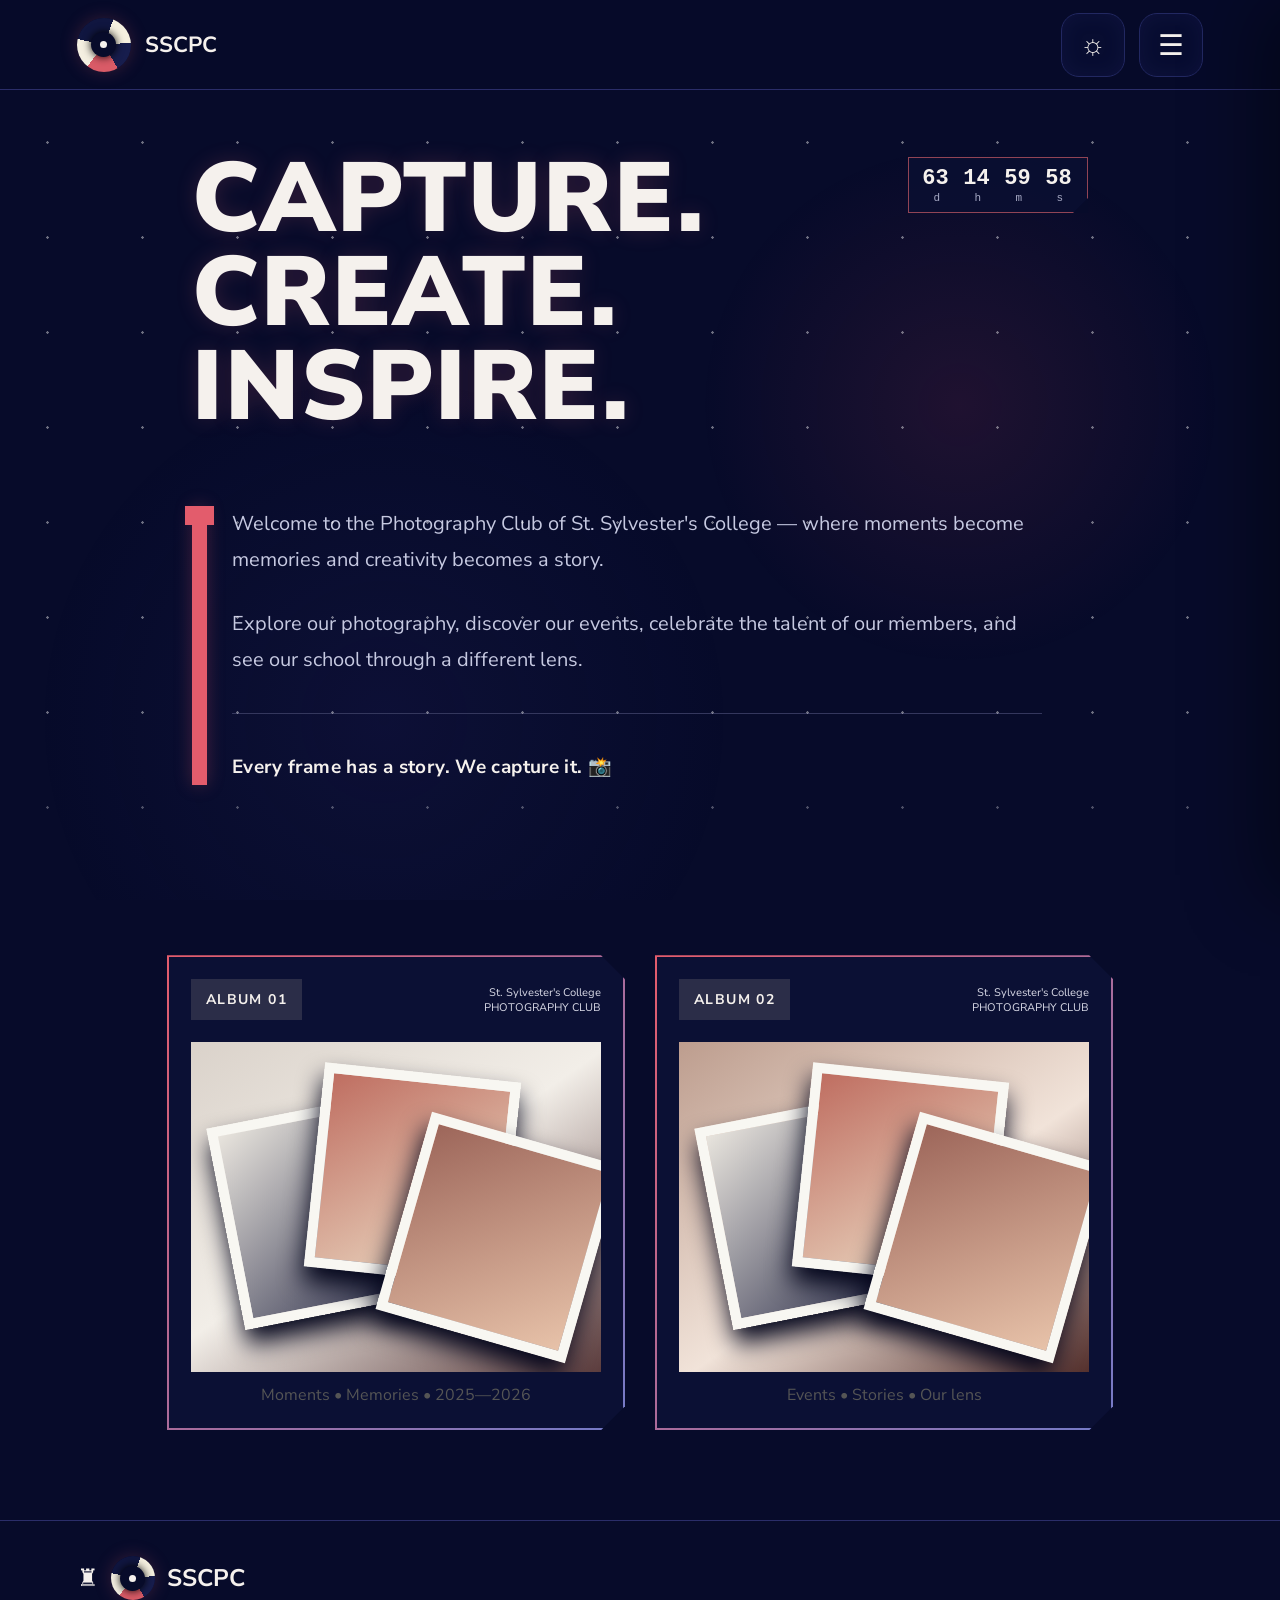
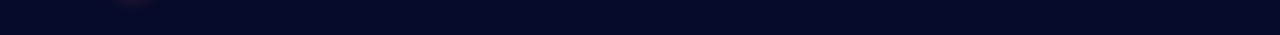
<file: index.html>
<!doctype html><html lang="en"><head><meta charset="utf-8"><meta name="viewport" content="width=device-width,initial-scale=1"><meta name="theme-color" content="#070b2a"><title>SSCPC — Photography Club</title><link rel="stylesheet" href="assets/css/style.css"></head><body>
<div class="stars"></div><header class="topbar"><a class="brand" href="index.html"><span class="aperture"><i></i></span><b>SSCPC</b></a><div class="top-actions"><button class="icon-btn" id="themeBtn" aria-label="Theme">☼</button><button class="icon-btn menu-btn" id="menuBtn" aria-label="Menu">☰</button></div></header>
<aside class="drawer" id="drawer"><button class="drawer-close" id="drawerClose">×</button><div class="drawer-brand"><span class="aperture"><i></i></span><b>SSCPC</b></div><nav><a class="active" href="index.html">HOME</a><a href="about.html">ABOUT</a><a href="gallery.html">GALLERY</a><a href="spectrum.html">SPECTRUM</a><a href="committee.html">COMMITTEE</a><a href="join.html">JOIN US</a><a href="join.html#contact">CONTACT</a><a class="register" href="join.html">REGISTER</a></nav></aside><div class="scrim" id="scrim"></div>
<main>
<section class="hero"><div class="hero-title"><h1>CAPTURE.<br>CREATE.<br>INSPIRE.</h1><div class="countdown" data-days="63"><strong>63</strong><strong>15</strong><strong>00</strong><strong>00</strong><small>d</small><small>h</small><small>m</small><small>s</small></div></div>
<div class="intro"><div class="rail"></div><div><p>Welcome to the Photography Club of St. Sylvester's College — where moments become memories and creativity becomes a story.</p><p>Explore our photography, discover our events, celebrate the talent of our members, and see our school through a different lens.</p><hr><b>Every frame has a story. We capture it. 📸</b></div></div></section>
<section class="albums"><div class="album-card"><div class="album-head"><b>ALBUM 01</b><span>St. Sylvester's College<br>PHOTOGRAPHY CLUB</span></div><div class="polaroids"><div></div><div></div><div></div></div><p>Moments • Memories • 2025—2026</p></div><div class="album-card alt"><div class="album-head"><b>ALBUM 02</b><span>St. Sylvester's College<br>PHOTOGRAPHY CLUB</span></div><div class="polaroids"><div></div><div></div><div></div></div><p>Events • Stories • Our lens</p></div></section>
</main><footer><span>♜</span><span class="aperture"><i></i></span><b>SSCPC</b></footer><script src="assets/js/main.js"></script></body></html>
</file>
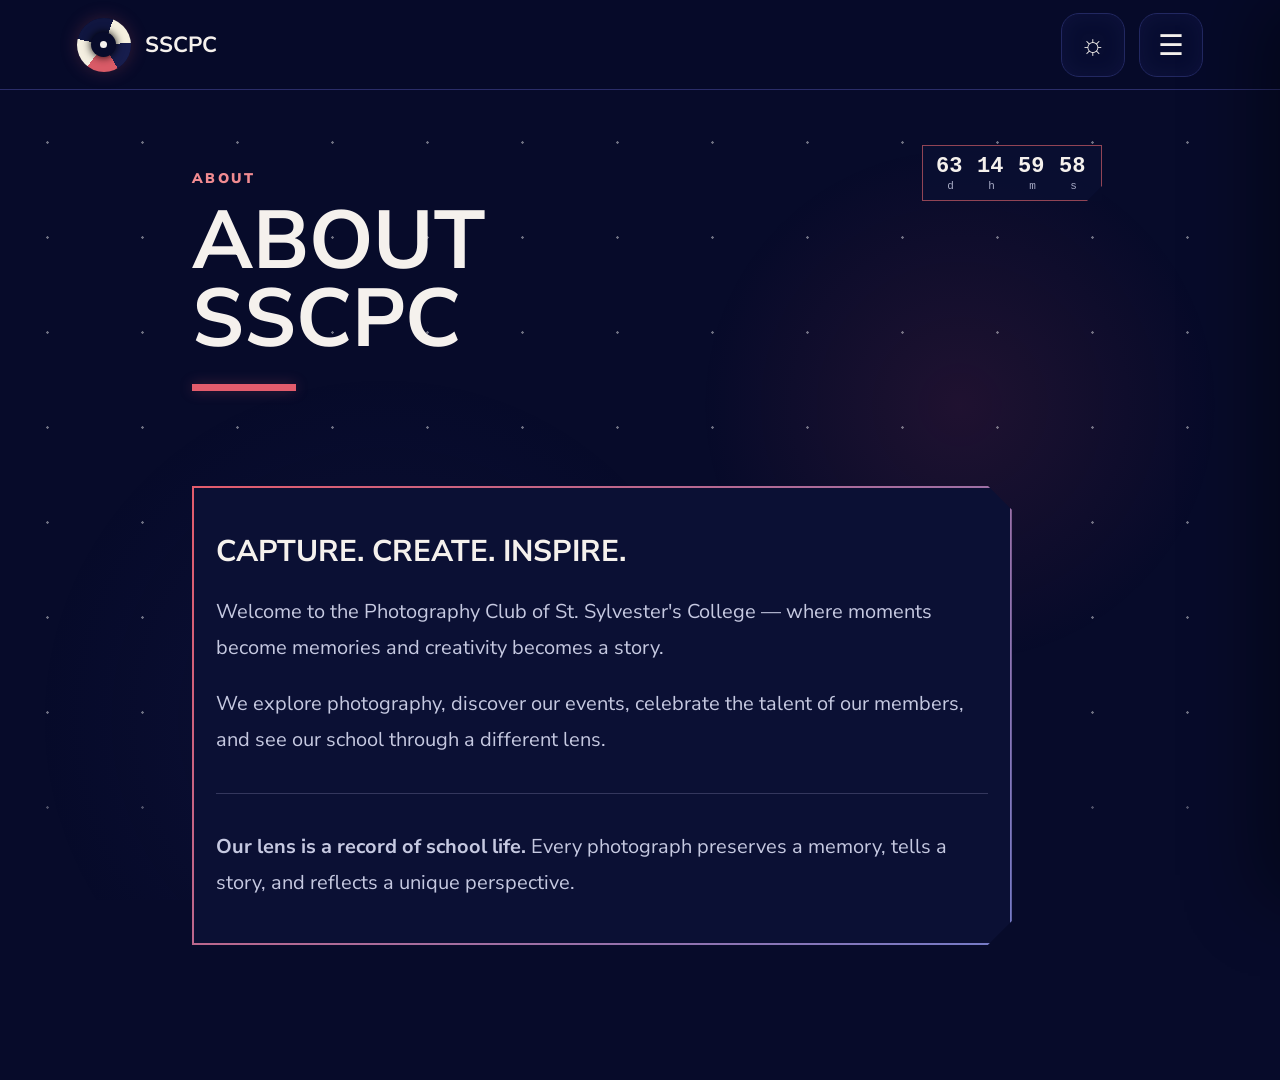
<file: about.html>
<!doctype html><html lang="en"><head><meta charset="utf-8"><meta name="viewport" content="width=device-width,initial-scale=1"><meta name="theme-color" content="#070b2a"><title>About — SSCPC</title><link rel="stylesheet" href="assets/css/style.css"></head><body><div class="stars"></div><header class="topbar"><a class="brand" href="index.html"><span class="aperture"><i></i></span><b>SSCPC</b></a><div class="top-actions"><button class="icon-btn">☼</button><button class="icon-btn menu-btn" id="menuBtn">☰</button></div></header><aside class="drawer" id="drawer"><button class="drawer-close" id="drawerClose">×</button><div class="drawer-brand"><span class="aperture"><i></i></span><b>SSCPC</b></div><nav><a href="index.html">HOME</a><a class="active" href="about.html">ABOUT</a><a href="gallery.html">GALLERY</a><a href="spectrum.html">SPECTRUM</a><a href="committee.html">COMMITTEE</a><a href="join.html">JOIN US</a><a href="join.html#contact">CONTACT</a><a class="register" href="join.html">REGISTER</a></nav></aside><div class="scrim" id="scrim"></div><main class="page"><div class="page-heading"><span>ABOUT</span><h1>ABOUT<br>SSCPC</h1><div class="pink-line"></div></div><div class="countdown small-count" data-days="63"><strong>63</strong><strong>15</strong><strong>00</strong><strong>00</strong><small>d</small><small>h</small><small>m</small><small>s</small></div><section class="copy-card"><h2>CAPTURE. CREATE. INSPIRE.</h2><p>Welcome to the Photography Club of St. Sylvester's College — where moments become memories and creativity becomes a story.</p><p>We explore photography, discover our events, celebrate the talent of our members, and see our school through a different lens.</p><hr><p><b>Our lens is a record of school life.</b> Every photograph preserves a memory, tells a story, and reflects a unique perspective.</p></section></main><script src="assets/js/main.js"></script></body></html>
</file>
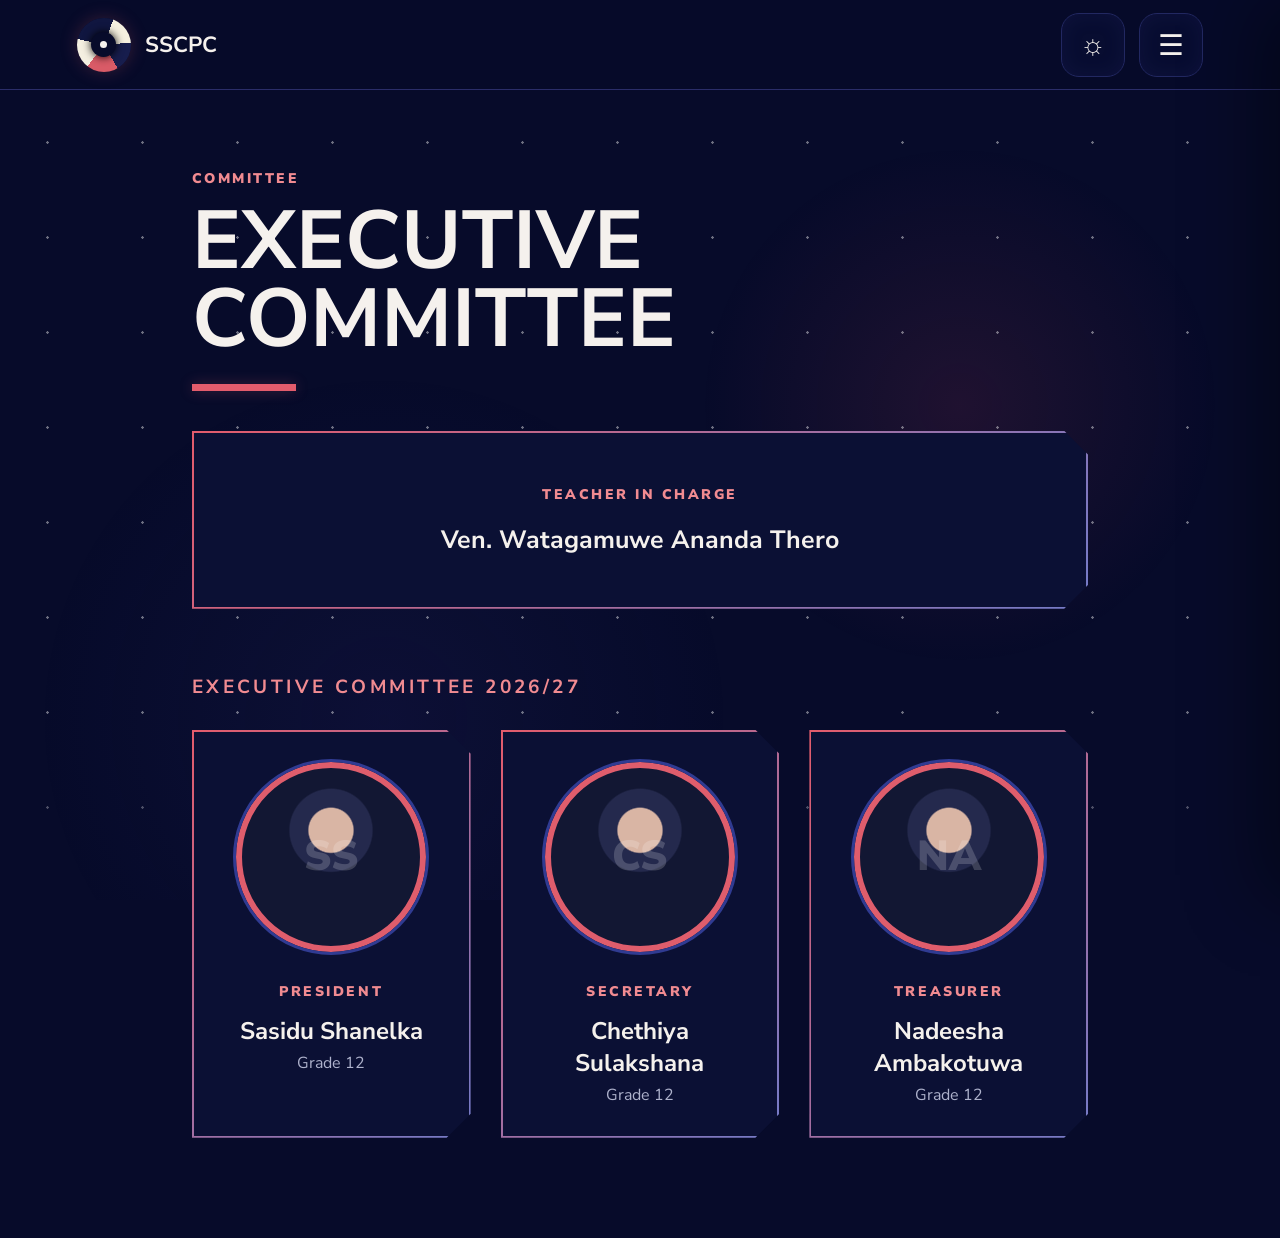
<file: committee.html>
<!doctype html><html lang="en"><head><meta charset="utf-8"><meta name="viewport" content="width=device-width,initial-scale=1"><meta name="theme-color" content="#070b2a"><title>Committee — SSCPC</title><link rel="stylesheet" href="assets/css/style.css"></head><body><div class="stars"></div><header class="topbar"><a class="brand" href="index.html"><span class="aperture"><i></i></span><b>SSCPC</b></a><div class="top-actions"><button class="icon-btn">☼</button><button class="icon-btn menu-btn" id="menuBtn">☰</button></div></header><aside class="drawer" id="drawer"><button class="drawer-close" id="drawerClose">×</button><div class="drawer-brand"><span class="aperture"><i></i></span><b>SSCPC</b></div><nav><a href="index.html">HOME</a><a href="about.html">ABOUT</a><a href="gallery.html">GALLERY</a><a href="spectrum.html">SPECTRUM</a><a class="active" href="committee.html">COMMITTEE</a><a href="join.html">JOIN US</a><a href="join.html#contact">CONTACT</a><a class="register" href="join.html">REGISTER</a></nav></aside><div class="scrim" id="scrim"></div><main class="page"><div class="page-heading"><span>COMMITTEE</span><h1>Executive<br>Committee</h1><div class="pink-line"></div></div><section class="teacher-card"><span>TEACHER IN CHARGE</span><h2>Ven. Watagamuwe Ananda Thero</h2></section><h2 class="section-title">EXECUTIVE COMMITTEE 2026/27</h2><section class="people"><article class="person"><div class="portrait">SS</div><span>PRESIDENT</span><h2>Sasidu Shanelka</h2><p>Grade 12</p></article><article class="person"><div class="portrait">CS</div><span>SECRETARY</span><h2>Chethiya Sulakshana</h2><p>Grade 12</p></article><article class="person"><div class="portrait">NA</div><span>TREASURER</span><h2>Nadeesha Ambakotuwa</h2><p>Grade 12</p></article></section></main><script src="assets/js/main.js"></script></body></html>
</file>
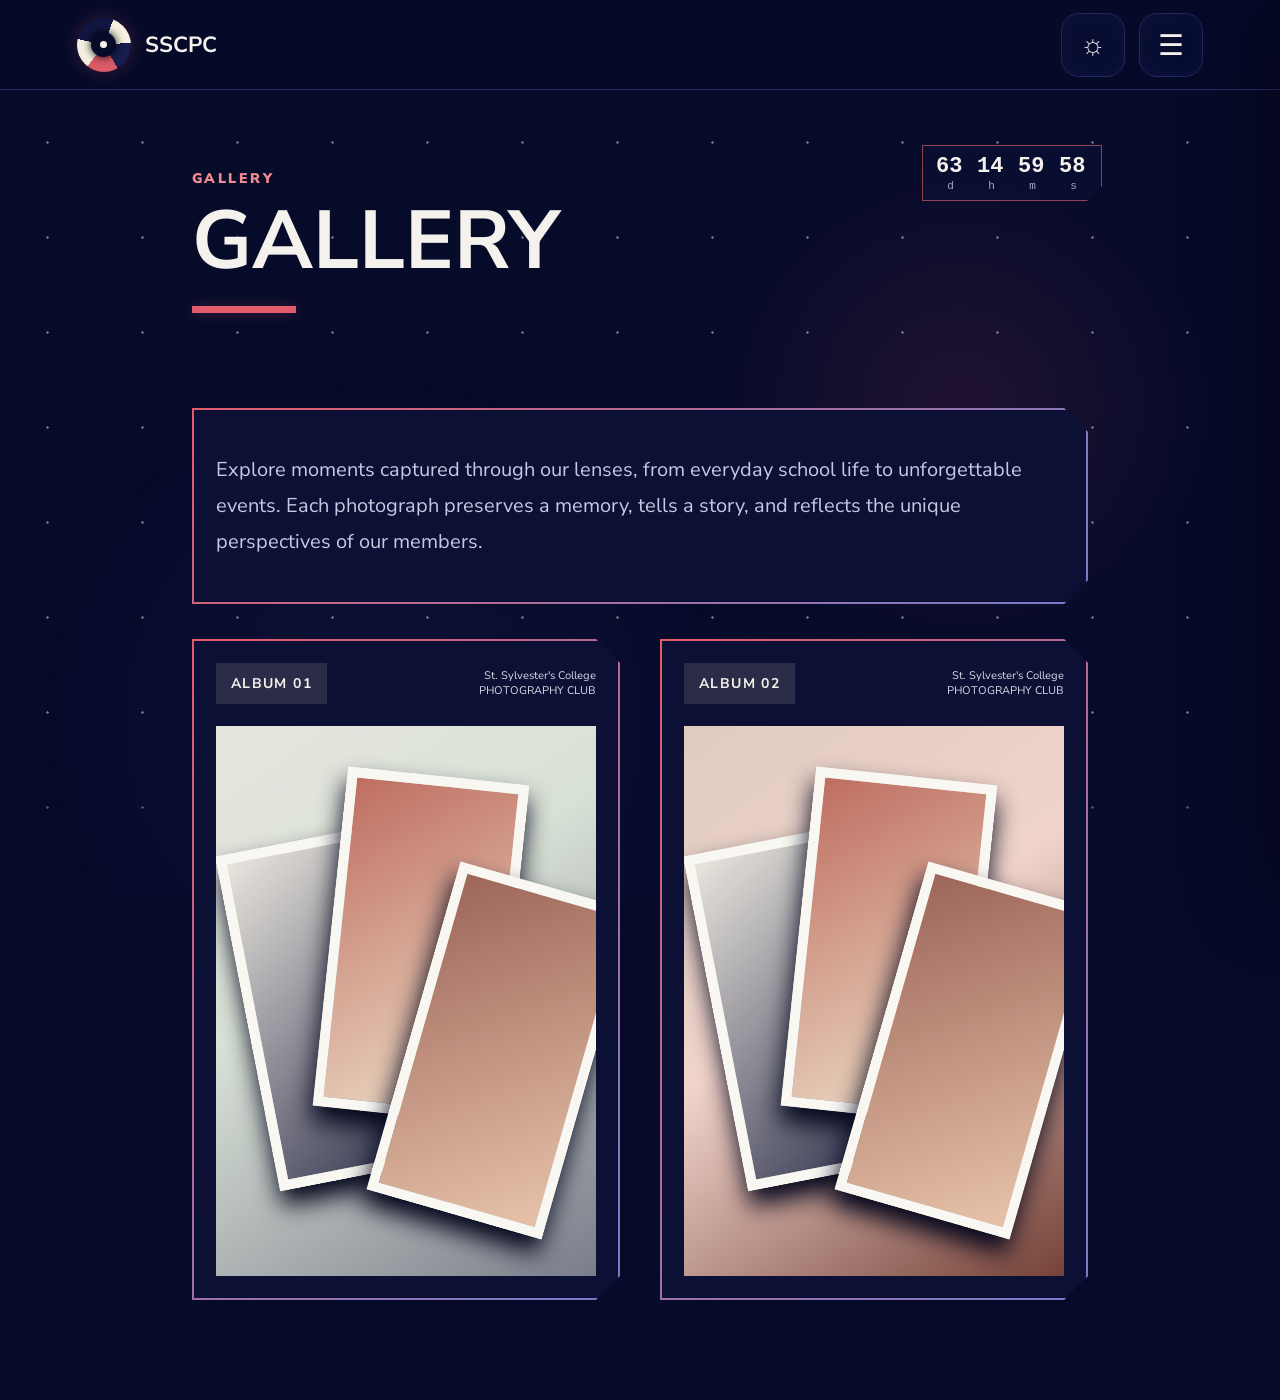
<file: gallery.html>
<!doctype html><html lang="en"><head><meta charset="utf-8"><meta name="viewport" content="width=device-width,initial-scale=1"><meta name="theme-color" content="#070b2a"><title>Gallery — SSCPC</title><link rel="stylesheet" href="assets/css/style.css"></head><body><div class="stars"></div><header class="topbar"><a class="brand" href="index.html"><span class="aperture"><i></i></span><b>SSCPC</b></a><div class="top-actions"><button class="icon-btn">☼</button><button class="icon-btn menu-btn" id="menuBtn">☰</button></div></header><aside class="drawer" id="drawer"><button class="drawer-close" id="drawerClose">×</button><div class="drawer-brand"><span class="aperture"><i></i></span><b>SSCPC</b></div><nav><a href="index.html">HOME</a><a href="about.html">ABOUT</a><a class="active" href="gallery.html">GALLERY</a><a href="spectrum.html">SPECTRUM</a><a href="committee.html">COMMITTEE</a><a href="join.html">JOIN US</a><a href="join.html#contact">CONTACT</a><a class="register" href="join.html">REGISTER</a></nav></aside><div class="scrim" id="scrim"></div><main class="page"><div class="page-heading"><span>GALLERY</span><h1>Gallery</h1><div class="pink-line"></div></div><div class="countdown small-count" data-days="63"><strong>63</strong><strong>14</strong><strong>59</strong><strong>58</strong><small>d</small><small>h</small><small>m</small><small>s</small></div><section class="copy-card intro-card"><p>Explore moments captured through our lenses, from everyday school life to unforgettable events. Each photograph preserves a memory, tells a story, and reflects the unique perspectives of our members.</p></section><section class="gallery-stack"><a class="album-card photo-card" href="#"><div class="album-head"><b>ALBUM 01</b><span>St. Sylvester's College<br>PHOTOGRAPHY CLUB</span></div><div class="photo-art one"><div class="polaroid a"></div><div class="polaroid b"></div><div class="polaroid c"></div></div></a><a class="album-card photo-card" href="#"><div class="album-head"><b>ALBUM 02</b><span>St. Sylvester's College<br>PHOTOGRAPHY CLUB</span></div><div class="photo-art two"><div class="polaroid a"></div><div class="polaroid b"></div><div class="polaroid c"></div></div></a></section></main><script src="assets/js/main.js"></script></body></html>
</file>
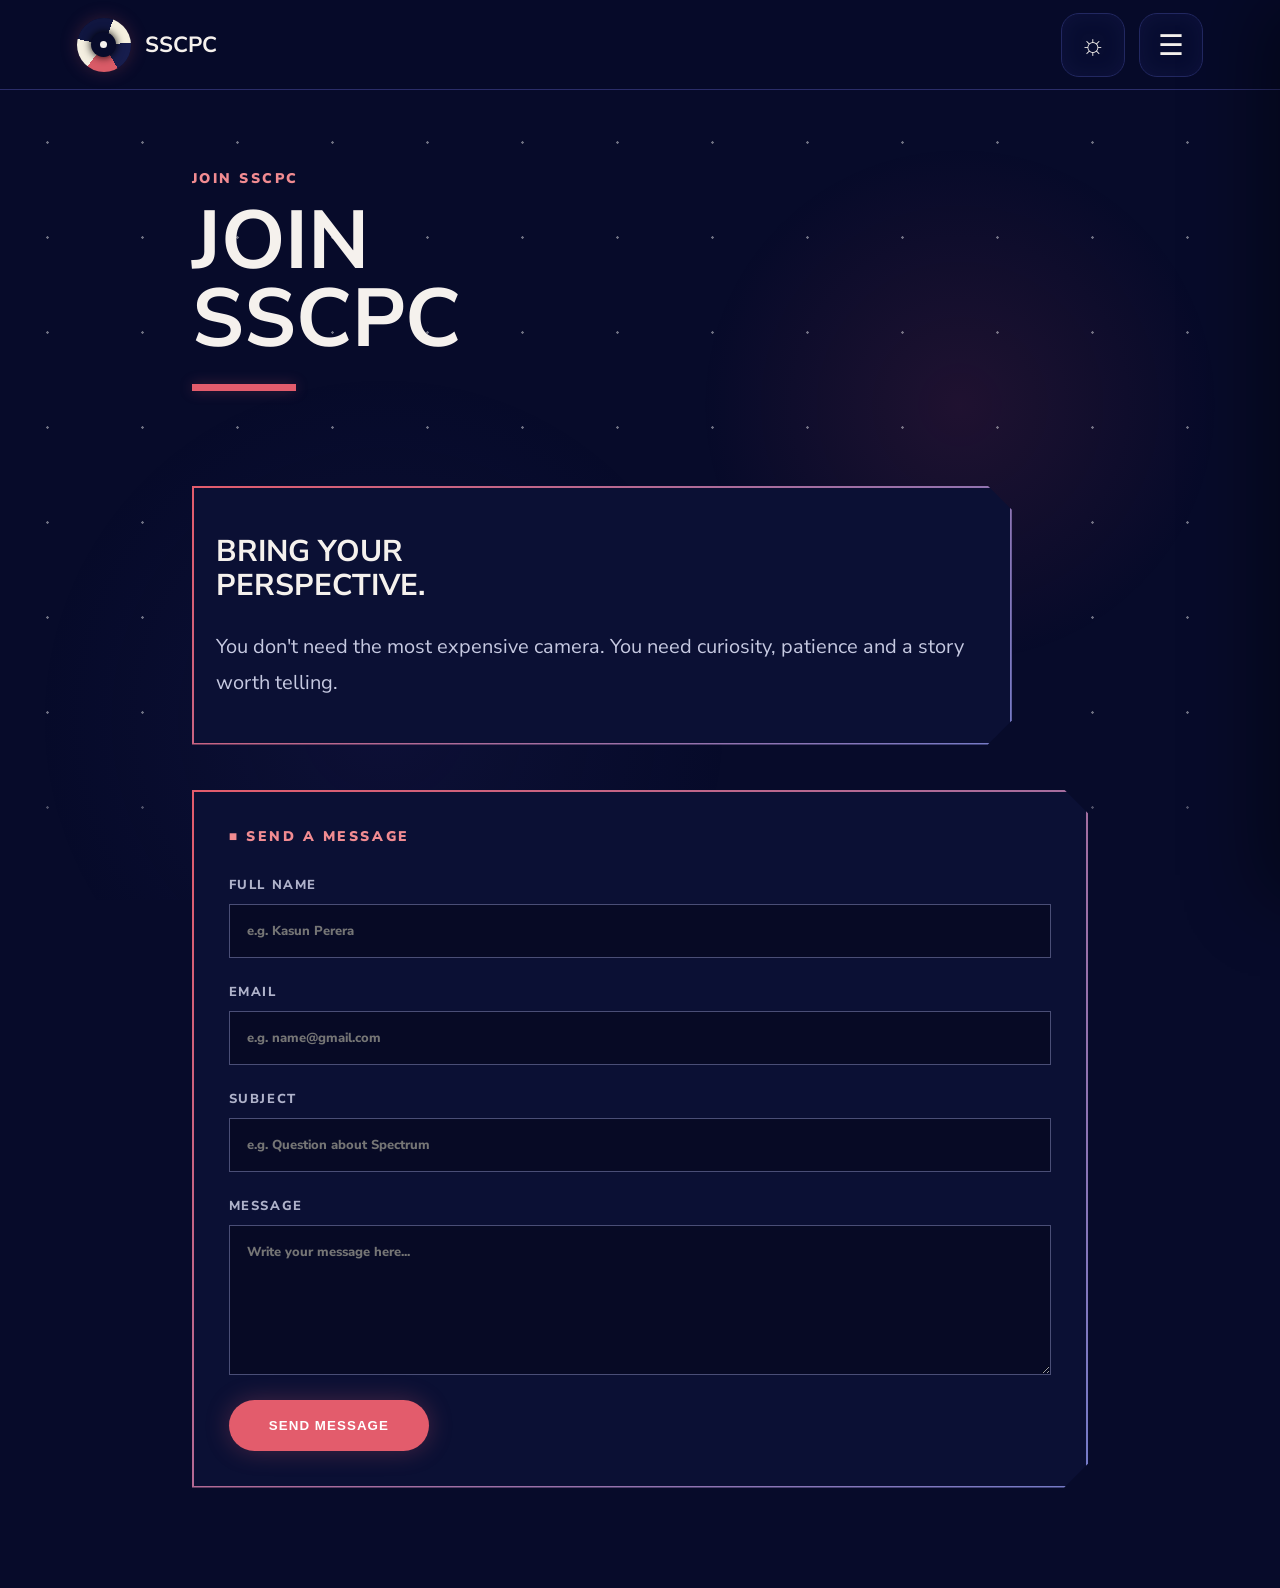
<file: join.html>
<!doctype html><html lang="en"><head><meta charset="utf-8"><meta name="viewport" content="width=device-width,initial-scale=1"><meta name="theme-color" content="#070b2a"><title>Join Us — SSCPC</title><link rel="stylesheet" href="assets/css/style.css"></head><body><div class="stars"></div><header class="topbar"><a class="brand" href="index.html"><span class="aperture"><i></i></span><b>SSCPC</b></a><div class="top-actions"><button class="icon-btn">☼</button><button class="icon-btn menu-btn" id="menuBtn">☰</button></div></header><aside class="drawer" id="drawer"><button class="drawer-close" id="drawerClose">×</button><div class="drawer-brand"><span class="aperture"><i></i></span><b>SSCPC</b></div><nav><a href="index.html">HOME</a><a href="about.html">ABOUT</a><a href="gallery.html">GALLERY</a><a href="spectrum.html">SPECTRUM</a><a href="committee.html">COMMITTEE</a><a class="active" href="join.html">JOIN US</a><a href="#contact">CONTACT</a><a class="register" href="#contact">REGISTER</a></nav></aside><div class="scrim" id="scrim"></div><main class="page"><div class="page-heading"><span>JOIN SSCPC</span><h1>Join<br>SSCPC</h1><div class="pink-line"></div></div><section class="copy-card"><h2>BRING YOUR<br>PERSPECTIVE.</h2><p>You don't need the most expensive camera. You need curiosity, patience and a story worth telling.</p></section><section class="contact-card" id="contact"><h2>■ SEND A MESSAGE</h2><form id="contactForm"><label>FULL NAME<input required placeholder="e.g. Kasun Perera"></label><label>EMAIL<input type="email" required placeholder="e.g. name@gmail.com"></label><label>SUBJECT<input required placeholder="e.g. Question about Spectrum"></label><label>MESSAGE<textarea required placeholder="Write your message here..."></textarea></label><button type="submit">SEND MESSAGE</button></form></section></main><script src="assets/js/main.js"></script></body></html>
</file>
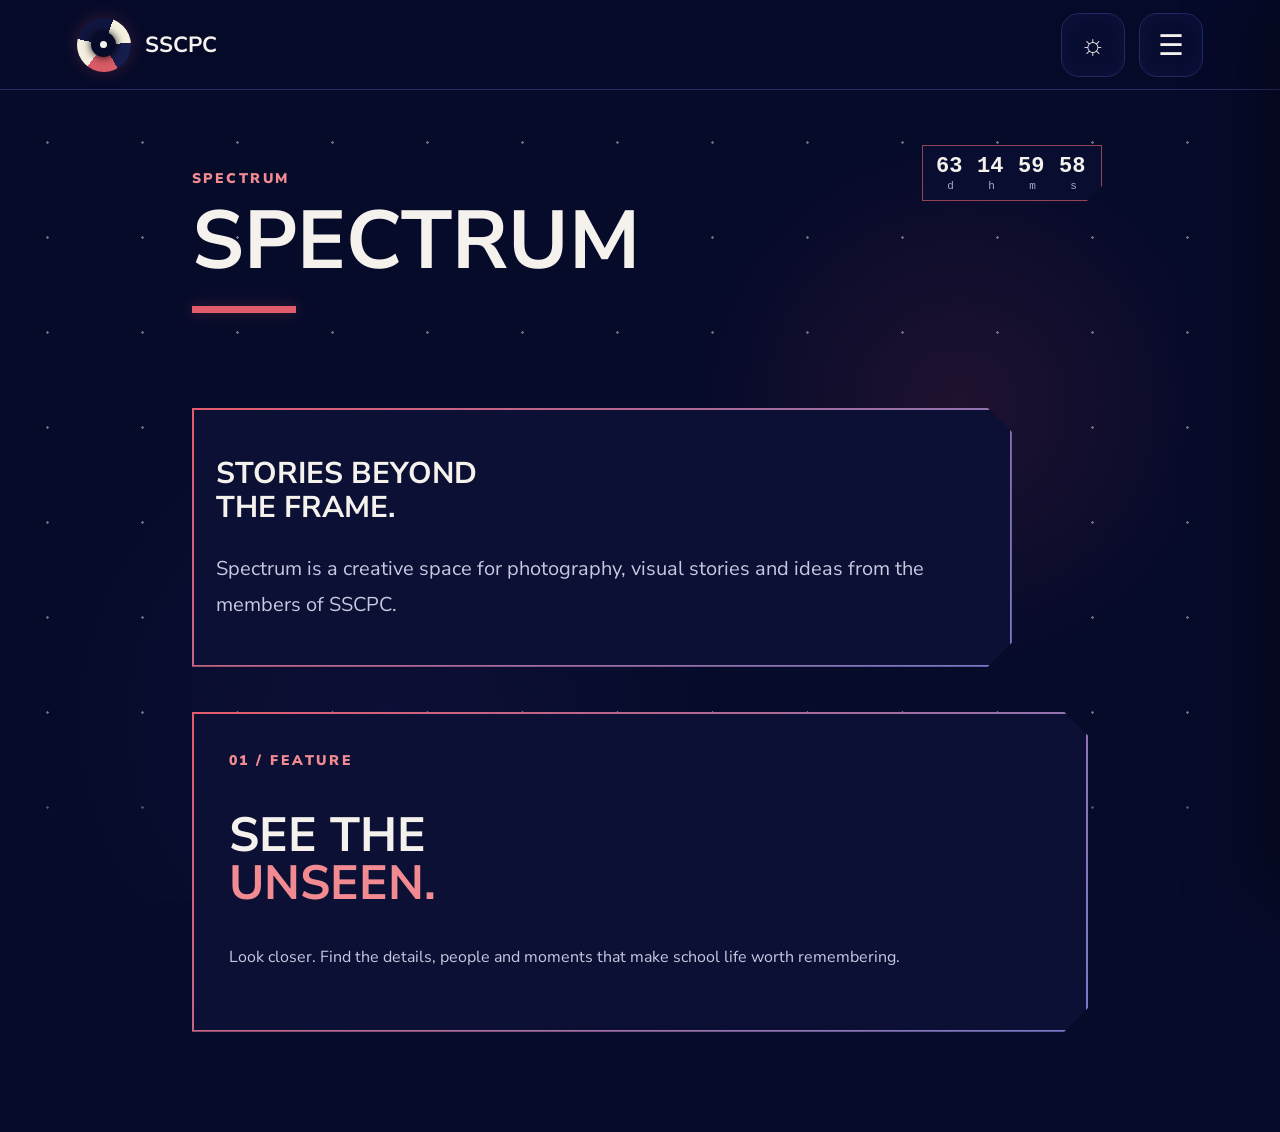
<file: spectrum.html>
<!doctype html><html lang="en"><head><meta charset="utf-8"><meta name="viewport" content="width=device-width,initial-scale=1"><meta name="theme-color" content="#070b2a"><title>Spectrum — SSCPC</title><link rel="stylesheet" href="assets/css/style.css"></head><body><div class="stars"></div><header class="topbar"><a class="brand" href="index.html"><span class="aperture"><i></i></span><b>SSCPC</b></a><div class="top-actions"><button class="icon-btn">☼</button><button class="icon-btn menu-btn" id="menuBtn">☰</button></div></header><aside class="drawer" id="drawer"><button class="drawer-close" id="drawerClose">×</button><div class="drawer-brand"><span class="aperture"><i></i></span><b>SSCPC</b></div><nav><a href="index.html">HOME</a><a href="about.html">ABOUT</a><a href="gallery.html">GALLERY</a><a class="active" href="spectrum.html">SPECTRUM</a><a href="committee.html">COMMITTEE</a><a href="join.html">JOIN US</a><a href="join.html#contact">CONTACT</a><a class="register" href="join.html">REGISTER</a></nav></aside><div class="scrim" id="scrim"></div><main class="page"><div class="page-heading"><span>SPECTRUM</span><h1>Spectrum</h1><div class="pink-line"></div></div><div class="countdown small-count" data-days="63"><strong>63</strong><strong>15</strong><strong>00</strong><strong>00</strong><small>d</small><small>h</small><small>m</small><small>s</small></div><section class="copy-card"><h2>STORIES BEYOND<br>THE FRAME.</h2><p>Spectrum is a creative space for photography, visual stories and ideas from the members of SSCPC.</p></section><section class="feature-card"><span>01 / FEATURE</span><h2>SEE THE<br><em>UNSEEN.</em></h2><p>Look closer. Find the details, people and moments that make school life worth remembering.</p></section></main><script src="assets/js/main.js"></script></body></html>
</file>
<file: assets/css/style.css>
@import url('https://fonts.googleapis.com/css2?family=Nunito+Sans:wght@400;500;600;700;800;900&display=swap');
:root{--bg:#070b2a;--panel:#0b1034;--panel2:#101743;--pink:#e35c6c;--pink2:#f18b91;--cream:#f5f1ed;--text:#c6c9e1;--line:#2a2d69;--glow:rgba(227,92,108,.28)}*{box-sizing:border-box}html{scroll-behavior:smooth}body{margin:0;background:var(--bg);color:var(--text);font-family:'Nunito Sans',sans-serif;overflow-x:hidden}body:before{content:"";position:fixed;inset:0;pointer-events:none;background:radial-gradient(circle at 75% 45%,rgba(230,76,103,.11),transparent 24%),radial-gradient(circle at 30% 80%,rgba(56,53,142,.12),transparent 30%);z-index:-2}.stars{position:fixed;inset:0;pointer-events:none;opacity:.45;background-image:radial-gradient(circle,rgba(255,255,255,.9) 0 1px,transparent 1.5px);background-size:95px 95px;mask-image:linear-gradient(to bottom,transparent,#000 15%,#000 85%,transparent)}a{text-decoration:none;color:inherit}.topbar{height:90px;padding:0 6%;display:flex;align-items:center;justify-content:space-between;border-bottom:1px solid var(--line);background:rgba(7,11,42,.88);backdrop-filter:blur(15px);position:sticky;top:0;z-index:50}.brand,.drawer-brand{display:flex;align-items:center;gap:14px;font-size:22px;color:var(--cream)}.aperture{width:54px;height:54px;border-radius:50%;display:inline-grid;place-items:center;background:conic-gradient(from 20deg,#f5f0df 0 18%,#171d4d 18% 36%,#d95b67 36% 55%,#f4efe1 55% 73%,#101640 73%);box-shadow:0 0 18px rgba(227,92,108,.22);position:relative;overflow:hidden}.aperture:after{content:"";width:25px;height:25px;border-radius:50%;background:#070b2a;box-shadow:0 0 8px #000}.aperture i{position:absolute;width:7px;height:7px;border-radius:50%;background:#f5f1ed;z-index:2}.top-actions{display:flex;gap:14px}.icon-btn{width:64px;height:64px;border-radius:18px;border:1px solid #222861;background:#080d31;color:var(--cream);font-size:28px;cursor:pointer;box-shadow:inset 0 0 20px rgba(39,45,110,.2)}.menu-btn{font-size:29px}.hero,.page{max-width:1050px;margin:auto;padding:62px 6% 100px}.hero{min-height:calc(100vh - 90px)}.hero-title{display:flex;align-items:flex-start;justify-content:space-between;gap:30px}.hero h1{font-size:clamp(48px,9vw,98px);line-height:.96;margin:0;color:var(--cream);letter-spacing:.02em;font-weight:900;text-shadow:0 0 22px rgba(255,110,122,.16)}.countdown{display:grid;grid-template-columns:repeat(4,auto);gap:7px 12px;border:1px solid #914455;padding:8px 13px;min-width:180px;position:relative;margin-top:5px;color:var(--cream);font-family:monospace;background:rgba(11,16,52,.7)}.countdown:after{content:"";position:absolute;right:-1px;bottom:-1px;border-style:solid;border-width:0 0 15px 15px;border-color:transparent transparent var(--bg) transparent}.countdown strong{font-size:22px}.countdown small{text-align:center;font-size:11px;color:#a7aac4;margin-top:-6px}.intro{display:grid;grid-template-columns:15px 1fr;gap:25px;max-width:850px;margin:72px 0 40px;font-size:20px;line-height:1.8}.intro .rail{background:var(--pink);box-shadow:0 0 18px var(--glow);position:relative}.intro .rail:before{content:"";position:absolute;top:0;left:-7px;width:29px;height:19px;background:var(--pink)}.intro p{margin:0 0 28px}.intro hr,.copy-card hr{border:0;border-top:1px solid #34375d;margin:35px 0}.intro b{color:var(--cream);font-size:19px;letter-spacing:.02em}.albums{display:grid;grid-template-columns:1fr 1fr;gap:30px;padding:30px 6% 90px;max-width:1100px;margin:auto}.album-card,.copy-card,.feature-card,.teacher-card,.person,.contact-card{border:2px solid transparent;border-image:linear-gradient(135deg,var(--pink),#747bc8) 1;background:linear-gradient(var(--panel),var(--panel)) padding-box,linear-gradient(135deg,var(--pink),#7277d2) border-box;position:relative;padding:22px;clip-path:polygon(0 0,calc(100% - 24px) 0,100% 24px,100% calc(100% - 24px),calc(100% - 24px) 100%,0 100%)}.album-head{display:flex;justify-content:space-between;gap:15px;align-items:center}.album-head b{background:#2b2d48;color:var(--cream);padding:11px 15px;font-size:14px;letter-spacing:.1em}.album-head span{font-size:11px;text-align:right;color:#d7d8e5}.polaroids,.photo-art{height:330px;margin-top:22px;position:relative;overflow:hidden;background:linear-gradient(145deg,#dad2ca,#f2eee8 48%,#5b3c3d)}.polaroids div,.polaroid{position:absolute;width:48%;height:62%;background:linear-gradient(145deg,#e8e4dd,#30324d);border:10px solid #f8f7f2;box-shadow:0 15px 25px #03051b;transform:rotate(-11deg);top:20%;left:8%}.polaroids div:nth-child(2),.polaroid.b{left:30%;top:9%;transform:rotate(6deg);background:linear-gradient(145deg,#bf6e61,#eee0c9)}.polaroids div:nth-child(3),.polaroid.c{left:51%;top:28%;transform:rotate(16deg);background:linear-gradient(145deg,#9d665a,#e7c2a9)}.album-card p{text-align:center;color:#555;margin:12px 0 0}.alt .polaroids{background:linear-gradient(145deg,#bd9d8e,#f1e3d9 55%,#54302d)}footer{padding:35px 6%;border-top:1px solid var(--line);display:flex;align-items:center;gap:12px;font-size:24px;color:var(--cream)}footer .aperture{width:44px;height:44px}.drawer{position:fixed;top:0;right:-360px;width:min(360px,88vw);height:100vh;background:#080d31;border-left:1px solid #30336c;z-index:100;padding:35px 28px;transition:right .35s cubic-bezier(.2,.8,.2,1);box-shadow:-20px 0 70px rgba(0,0,0,.4)}.drawer.open{right:0}.scrim{position:fixed;inset:0;background:rgba(0,0,0,.55);opacity:0;pointer-events:none;z-index:90;transition:.3s}.scrim.open{opacity:1;pointer-events:auto}.drawer-close{position:absolute;right:20px;top:18px;background:none;border:0;color:white;font-size:34px;cursor:pointer}.drawer-brand{margin:45px 0 45px}.drawer nav{display:grid;gap:0}.drawer nav a{padding:17px 0;border-bottom:1px solid #262b61;font-size:13px;font-weight:800;letter-spacing:.12em}.drawer nav a.active{color:var(--cream);border-bottom-color:var(--pink)}.drawer .register{background:var(--pink);color:white;text-align:center;margin-top:22px;border:0;border-radius:5px;box-shadow:0 0 22px var(--glow)}.page{position:relative}.page-heading{padding:15px 0 40px}.page-heading>span,.person>span,.teacher-card>span,.feature-card>span,.contact-card h2{color:var(--pink2);font-size:14px;font-weight:900;letter-spacing:.18em}.page-heading h1{font-size:clamp(44px,10vw,82px);line-height:.95;color:var(--cream);margin:14px 0 25px;text-transform:uppercase}.pink-line{width:104px;height:7px;background:var(--pink);box-shadow:0 0 14px var(--glow)}.small-count{position:absolute;right:6%;top:50px}.copy-card{max-width:820px;margin:55px 0 35px;font-size:20px;line-height:1.8}.copy-card h2{color:var(--cream);font-size:30px;line-height:1.15}.intro-card{max-width:900px}.gallery-stack{display:grid;gap:40px}.photo-card{display:block}.photo-art{height:550px}.photo-art.one{background:linear-gradient(145deg,#e6e6df,#d8e1d6 40%,#7b7e8b)}.photo-art.two{background:linear-gradient(145deg,#e0cbc2,#f0d4cb 45%,#754238)}.section-title{color:var(--pink2);font-size:19px;letter-spacing:.18em;margin:65px 0 30px}.teacher-card{text-align:center;padding:50px 25px;margin-bottom:50px}.teacher-card h2{color:var(--cream);margin:18px 0 0;font-size:25px}.people{display:grid;gap:30px}.person{text-align:center;padding:30px}.portrait{width:190px;height:190px;border-radius:50%;margin:0 auto 28px;border:6px solid #df5d6c;outline:3px solid #303b92;background:radial-gradient(circle at 50% 35%,#d9b5a4 0 15%,#24294d 16% 28%,#121733 29% 100%);display:grid;place-items:center;color:rgba(255,255,255,.18);font-size:42px;font-weight:900}.person h2{color:var(--cream);margin:13px 0 5px}.person p{margin:0;color:#aeb2cc}.feature-card{margin-top:45px;padding:35px;min-height:320px}.feature-card h2{font-size:48px;line-height:1;color:var(--cream)}.feature-card em{color:var(--pink2);font-style:normal}.contact-card{margin-top:45px;padding:35px}.contact-card h2{margin:0 0 30px}.contact-card form{display:grid;gap:25px}.contact-card label{display:grid;gap:10px;color:#afb2ca;font-size:13px;font-weight:800;letter-spacing:.12em}.contact-card input,.contact-card textarea{width:100%;border:1px solid #4a4e76;background:#070a25;color:white;padding:17px;font:inherit;outline:none}.contact-card input:focus,.contact-card textarea:focus{border-color:var(--pink)}.contact-card textarea{min-height:150px;resize:vertical}.contact-card button{width:max-content;padding:18px 40px;border:0;border-radius:40px;background:var(--pink);color:white;font-weight:900;letter-spacing:.08em;cursor:pointer;box-shadow:0 0 25px var(--glow)}@media(max-width:700px){.topbar{height:90px;padding:0 6%}.brand{font-size:21px}.aperture{width:50px;height:50px}.icon-btn{width:64px;height:64px}.hero,.page{padding:55px 5.6% 80px}.hero-title{display:block}.hero h1{font-size:50px}.countdown{margin:30px 0 0;margin-left:auto;width:max-content}.intro{margin-top:70px;grid-template-columns:10px 1fr;gap:20px;font-size:19px}.albums{grid-template-columns:1fr;padding:15px 5.6% 70px}.album-card{padding:18px}.polaroids{height:330px}.page-heading h1{font-size:48px}.small-count{position:static;margin:0 0 35px}.copy-card{font-size:18px;padding:24px}.photo-art{height:500px}.section-title{font-size:16px}.portrait{width:170px;height:170px}.feature-card h2{font-size:42px}}@media(min-width:900px){.people{grid-template-columns:repeat(3,1fr)}.gallery-stack{grid-template-columns:1fr 1fr}.albums{grid-template-columns:repeat(2,1fr)}}
</file>
